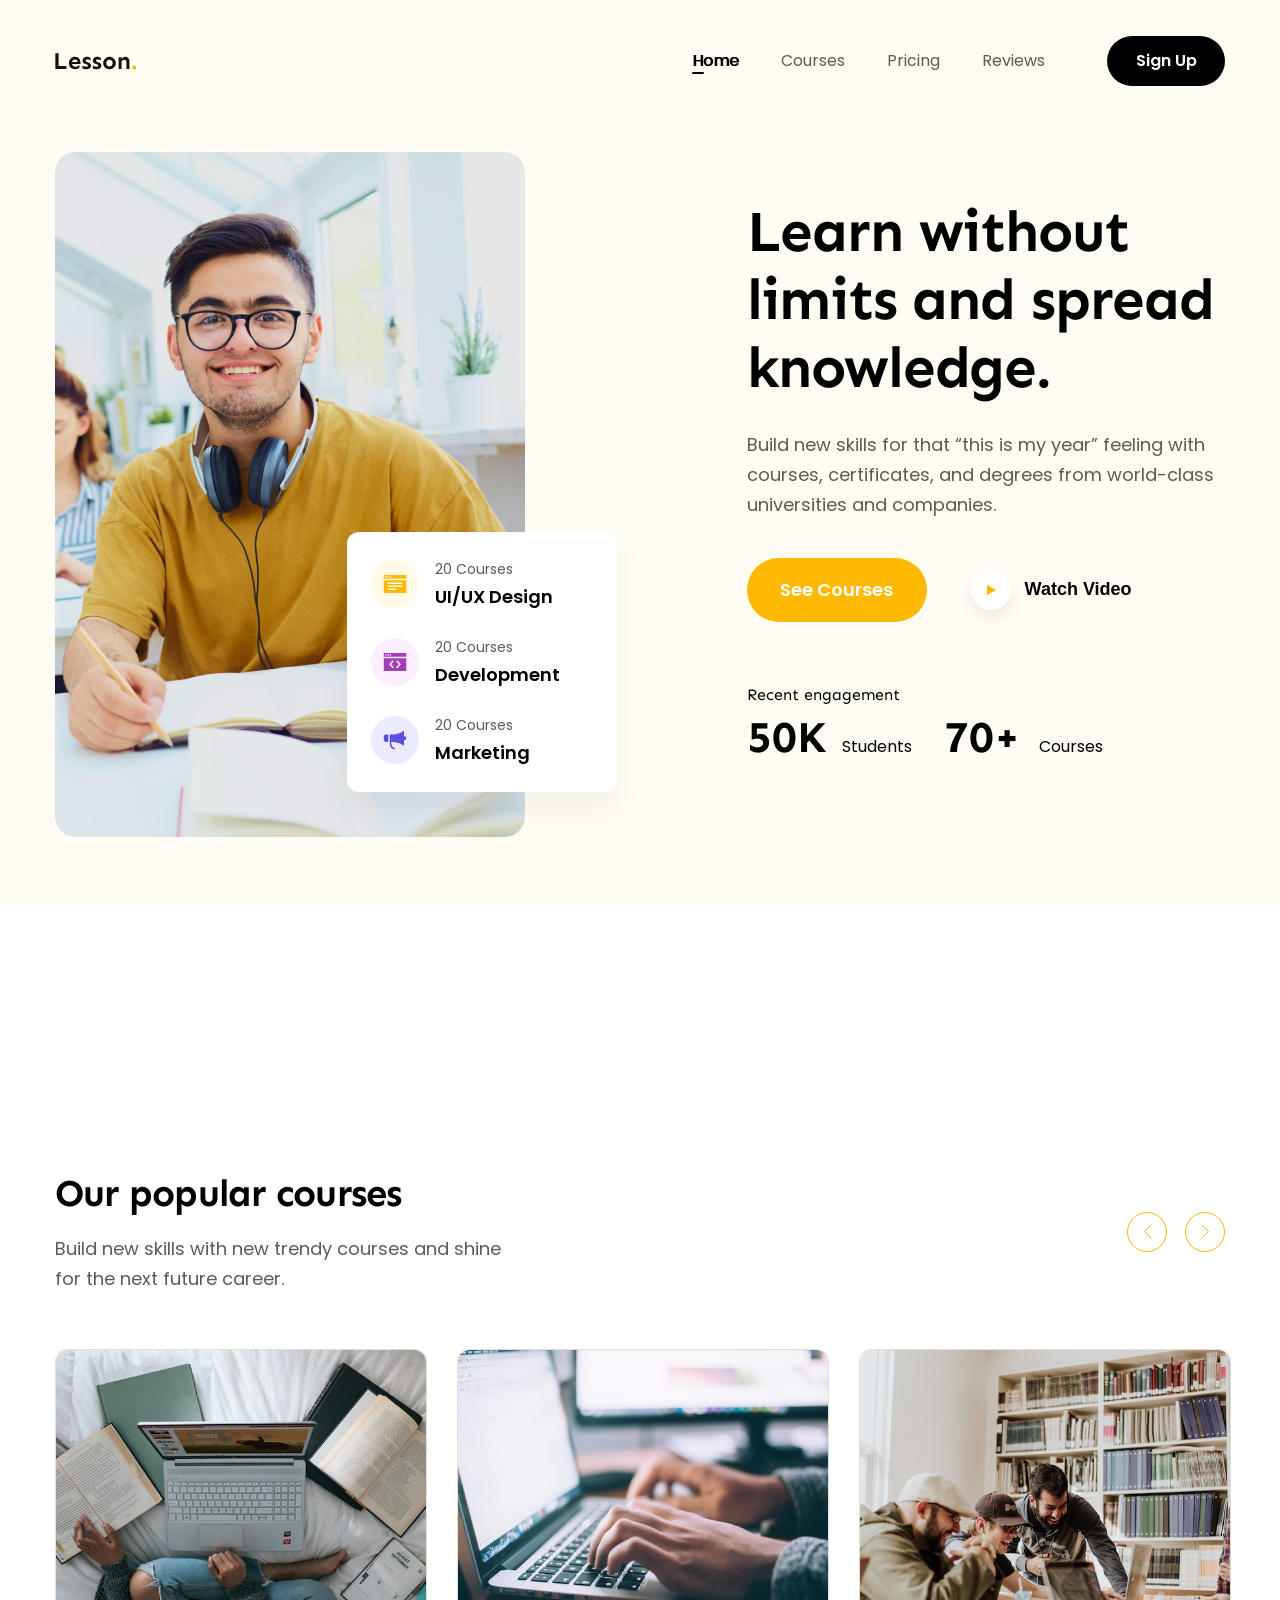
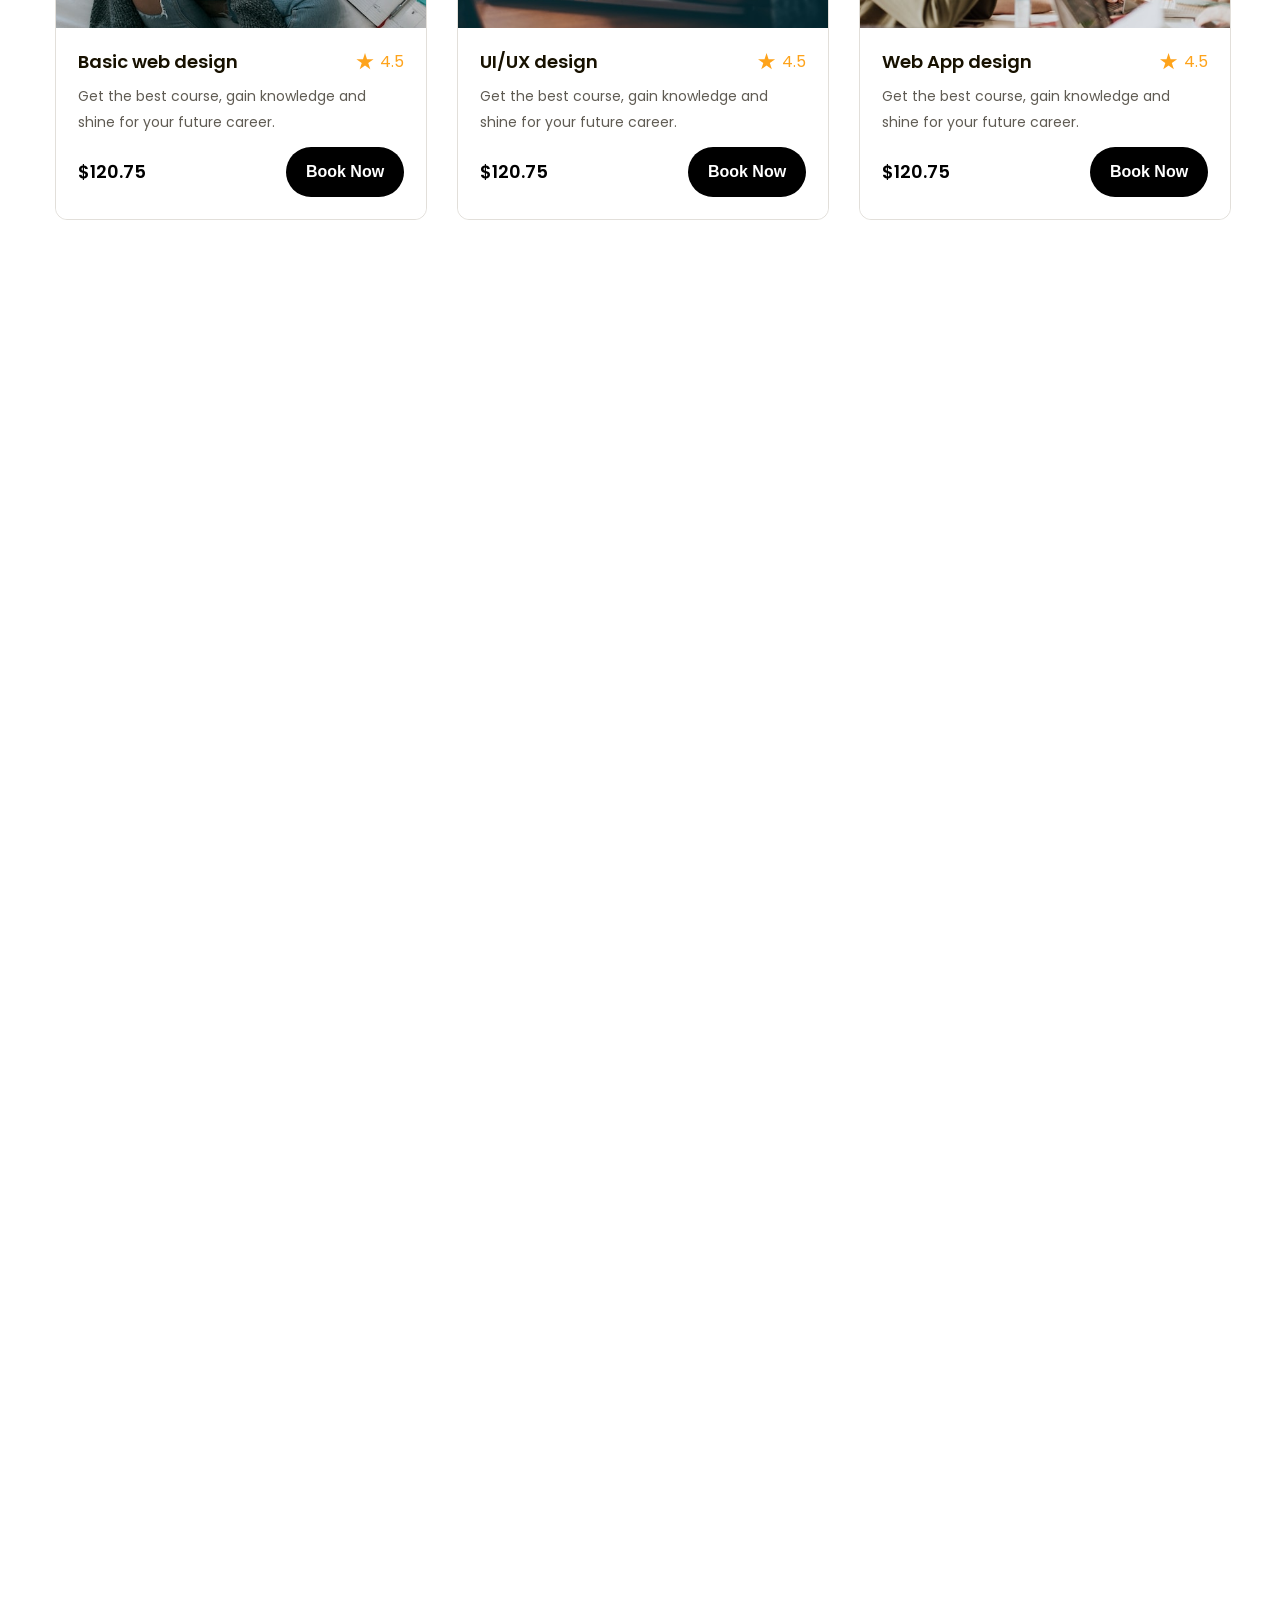
<file: index.html>
<!doctype html>
<html lang="en">
  <head>
    <meta charset="UTF-8" />
    <meta name="viewport" content="width=device-width, initial-scale=1.0" />
    <link rel="preconnect" href="https://fonts.googleapis.com" />
    <link rel="preconnect" href="https://fonts.gstatic.com" crossorigin />
    <link
      href="https://fonts.googleapis.com/css2?family=Poppins:ital,wght@0,100;0,200;0,300;0,400;0,500;0,600;0,700;0,800;0,900;1,100;1,200;1,300;1,400;1,500;1,600;1,700;1,800;1,900&family=Sen:wght@400..800&display=swap"
      rel="stylesheet"
    />
    <link rel="stylesheet" href="../assets/css/reset.css" />
    <link rel="stylesheet" href="../assets/css/styles.css" />
    <title>Document</title>
  </head>
  <body style="height: 5000px">
    <!-- header -->
    <header class="header fixed">
      <div class="main-content">
        <div class="header-body">
          <!-- logo -->
          <img src="./assets/icon/logo.svg" alt="logo" class="logo" />
          <!-- nav -->
          <nav class="nav">
            <ul>
              <li class="active">
                <a href="#!">Home</a>
              </li>
              <li>
                <a href="#!">Courses</a>
              </li>
              <li>
                <a href="#!">Pricing</a>
              </li>
              <li>
                <a href="#!">Reviews</a>
              </li>
            </ul>
          </nav>
          <!-- btn action -->
          <div class="action">
            <a href="#!" class="btn btn-sign-up">Sign Up</a>
          </div>
        </div>
      </div>
    </header>

    <!--------- main --------->
    <main>
      <div class="hero">
        <div class="main-content">
          <div class="hero-body">
            <!---------- hero left ---------->
            <div class="hero-left">
              <img
                src="./assets/img/hero-img.jpg"
                alt=""
                class="hero-left-img"
              />
              <!-------- hero summar -------->
              <div class="hero-summar">
                <!-- icon 1-->
                <div class="item">
                  <div class="icon">
                    <img
                      src="./assets/icon/icon1.svg"
                      alt=""
                      class="hero-summar-img"
                    />
                  </div>

                  <div class="document">
                    <p class="lable">20 Courses</p>
                    <p class="title">UI/UX Design</p>
                  </div>
                </div>

                <!-- icon 2-->
                <div class="item">
                  <div class="icon icon2">
                    <img
                      src="./assets/icon/icon2.svg"
                      alt=""
                      class="hero-summar-img"
                    />
                  </div>

                  <div class="document">
                    <p class="lable">20 Courses</p>
                    <p class="title">Development</p>
                  </div>
                </div>

                <!-- icon 3-->
                <div class="item">
                  <div class="icon icon3">
                    <img
                      src="./assets/icon/icon3.svg"
                      alt=""
                      class="hero-summar-img"
                    />
                  </div>

                  <div class="document">
                    <p class="lable">20 Courses</p>
                    <p class="title">Marketing</p>
                  </div>
                </div>
              </div>
            </div>

            <!---------- hero right ---------->
            <div class="hero-right">
              <h1 class="hero-right-title">
                Learn without limits and spread knowledge.
              </h1>
              <p class="hero-right-desc">
                Build new skills for that “this is my year” feeling with
                courses, certificates, and degrees from world-class universities
                and companies.
              </p>

              <div class="see-courses">
                <a href="#!" class="btn btn-see-courses">See Courses</a>

                <button class="watch-video">
                  <div class="video-icon">
                    <img src="./assets/icon/play.svg" alt="" />
                  </div>
                  <span>Watch Video</span>
                </button>
              </div>

              <p class="desc-recent">Recent engagement</p>
              <p class="desc-stats">
                <strong>50K </strong>Students <strong>70+</strong> Courses
              </p>
            </div>
          </div>
        </div>
      </div>

      <!------- main content------>
      <div class="popular">
        <div class="main-content">
          <div class="our-popular-courses">
            <!----------popular left--------->
            <div class="title-our">
              <h2 class="heading-leve-2">Our popular courses</h2>
              <p class="desc">
                Build new skills with new trendy courses and shine for the next
                future career.
              </p>
            </div>

            <!----------popular right--------->
            <div class="controls">
              <button class="control-btn">
                <svg
                  xmlns="http://www.w3.org/2000/svg"
                  width="7"
                  height="13"
                  viewBox="0 0 7 13"
                  fill="none"
                >
                  <path
                    d="M6.5 0.5L0.5 6.5L6.5 12.5"
                    stroke="currentColor"
                    stroke-linecap="round"
                    stroke-linejoin="round"
                  />
                </svg>
              </button>

              <button class="control-btn">
                <svg
                  xmlns="http://www.w3.org/2000/svg"
                  width="7"
                  height="13"
                  viewBox="0 0 7 13"
                  fill="none"
                >
                  <path
                    d="M0.5 0.5L6.5 6.5L0.5 12.5"
                    stroke="currentColor"
                    stroke-linecap="round"
                    stroke-linejoin="round"
                  />
                </svg>
              </button>
            </div>
          </div>

          <!-- ======================================= -->
          <div class="course-list">
            <!-- item 1 -->
            <div class="course-item">
              <a href="#"
                ><img src="./assets/img/course-1.jpg" alt="" class="thumb"
              /></a>

              <div class="info">
                <div class="head">
                  <h3 class="title">Basic web design</h3>
                  <div class="rating">
                    <img src="./assets/icon/star.svg" alt="Star" class="star" />
                    <span class="value">4.5</span>
                  </div>
                </div>

                <p class="desc">
                  Get the best course, gain knowledge and shine for your future
                  career.
                </p>

                <div class="foot">
                  <span class="price">$120.75</span>
                  <button class="btn btn-book">Book Now</button>
                </div>
              </div>
            </div>

            <!-- item 2 -->
            <div class="course-item">
              <a href="#"
                ><img src="./assets/img/course-2.jpg" alt="" class="thumb"
              /></a>

              <div class="info">
                <div class="head">
                  <h3 class="title">UI/UX design</h3>
                  <div class="rating">
                    <svg
                      xmlns="http://www.w3.org/2000/svg"
                      width="18"
                      height="17"
                      viewBox="0 0 18 17"
                      fill="none"
                    >
                      <path
                        d="M8.55945 0L10.5801 6.21885H17.119L11.8289 10.0623L13.8495 16.2812L8.55945 12.4377L3.26938 16.2812L5.29001 10.0623L-6.00815e-05 6.21885H6.53882L8.55945 0Z"
                        fill="#FEA31B"
                      />
                    </svg>
                    <span class="value">4.5</span>
                  </div>
                </div>

                <p class="desc">
                  Get the best course, gain knowledge and shine for your future
                  career.
                </p>

                <div class="foot">
                  <span class="price">$120.75</span>
                  <button class="btn btn-book">Book Now</button>
                </div>
              </div>
            </div>

            <!-- item 3 -->
            <div class="course-item">
              <a herf="#"
                ><img src="./assets/img/course-3.jpg" alt="" class="thumb"
              /></a>

              <div class="info">
                <div class="head">
                  <h3 class="title">Web App design</h3>
                  <div class="rating">
                    <svg
                      xmlns="http://www.w3.org/2000/svg"
                      width="18"
                      height="17"
                      viewBox="0 0 18 17"
                      fill="none"
                    >
                      <path
                        d="M8.55945 0L10.5801 6.21885H17.119L11.8289 10.0623L13.8495 16.2812L8.55945 12.4377L3.26938 16.2812L5.29001 10.0623L-6.00815e-05 6.21885H6.53882L8.55945 0Z"
                        fill="#FEA31B"
                      />
                    </svg>
                    <span class="value">4.5</span>
                  </div>
                </div>

                <p class="desc">
                  Get the best course, gain knowledge and shine for your future
                  career.
                </p>

                <div class="foot">
                  <span class="price">$120.75</span>
                  <button class="btn btn-book">Book Now</button>
                </div>
              </div>
            </div>
          </div>
        </div>
      </div>
    </main>
  </body>
</html>
</file>
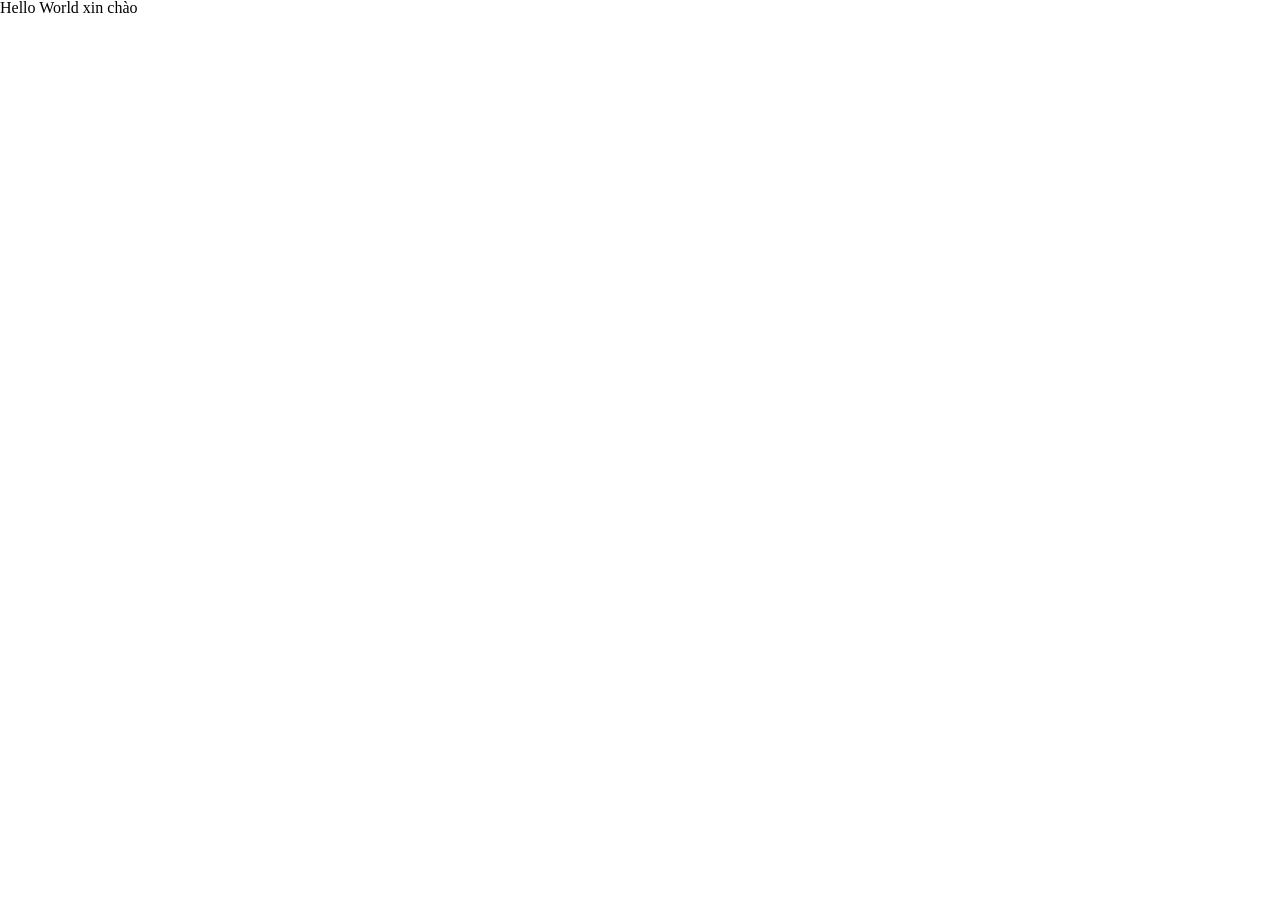
<file: Test/index.html>
<!DOCTYPE html>
<html lang="en">
<head>
    <meta charset="UTF-8">
    <meta name="viewport" content="width=device-width, initial-scale=1.0">
    <link rel="stylesheet" href="../assets/css/styles.css">
    <link rel="stylesheet" href="../assets/css/reset.css">
    <title>Document</title>
</head>
<body>
    <h1>Hello World xin chào</h1>
</body>
</html>
</file>
<file: assets/css/styles.css>
* {
  box-sizing: border-box;
}
:root {
  --font-sen: "Sen", sans-serif;
  --color-black: black;
  --color-fffcf4: #fffcf4;
  --color-FFB900: #ffb900;
}
html {
  font-size: 62.5%;
}
body {
  font-size: 1.6rem;
  font-family: "Poppins", sans-serif;
  /* font-family: "Sen", sans-serif; */
}
/* ==============common================ */
a {
  text-decoration: none;
}
/* căn 2 lề  */
.main-content {
  width: 1170px;
  max-width: calc(100% - 48px);
  margin-left: auto;
  margin-right: auto;
}
.btn {
  display: inline-block;
  color: white;
  background-color: var(--color-black);
  /* xác định chiều rộng tối thiểu */
  min-width: 118px;
  padding: 0 16px;
  line-height: 50px;
  text-align: center;
  font-size: 1.6rem;
  font-weight: 600;
  border-radius: 999px;
  cursor: pointer;
}
.heading-leve-2 {
  color: var(--color-black);
  font-family: var(--font-sen);
  font-size: 3.8rem;
  font-weight: 700;
  line-height: 1.26; /* 126.316% */
  letter-spacing: -0.76px;
}
/* =================header================ */
/* tác động class body con của header  */
.header .header-body {
  display: flex;
  align-items: center;
  padding: 36px 0 8px;
}
.header {
  background: var(--color-fffcf4);
  /* background-color: #c79409; */
}
/* cố định thanh nav trên header */
.header.fixed {
  z-index: 1;
  position: sticky;
  top: -28px;
}
.nav > ul {
  display: flex;
}
.nav {
  margin-left: auto;
}
.nav a {
  position: relative;
  color: #5f5b53;
  font-size: 1.6rem;
  padding: 8px 21px;
}
.nav li.active a,
.nav a:hover {
  color: var(--color-black);
  text-shadow: 1px 0 0 currentColor;
}
.nav li.active a::before {
  position: absolute;
  left: 21px;
  bottom: 6px;
  display: block;
  content: "";
  width: 12px;
  height: 2px;
  background-color: var(--color-black);
  border-radius: 1px;
}
.header .btn-sign-up {
  border-radius: 999px;
}
.header .btn-sign-up:hover {
  background-color: yellow;
  color: var(--color-black);
  border: 1px solid var(--color-black);
  border: none;
}
.header .action {
  margin-left: 41px;
}
/*---------hero--------*/

/*---------hero left --------*/
.hero {
  padding: 58px 0 65px 0;
  background-color: var(--color-fffcf4);
}
.hero .hero-body {
  display: flex;
}
/* 570 / 1170 
lấy 570 từ trang web 
1170 của main-content */
.hero .hero-left {
  position: relative;
  width: 48%;
}

.hero .hero-left .hero-left-img {
  width: 470px;
  height: 685px;
  /* không bị vỡ ảnh */
  object-fit: cover;
  border-radius: 20px;
}

.hero .hero-summar {
  position: absolute;
  bottom: 48px;
  right: 0;
  width: 270px;
  padding: 24px;
  border-radius: 12px;
  background: #fff;
  box-shadow: 0 16px 32px 0 rgba(0, 0, 0, 0.05);
}
.hero-summar .item {
  display: flex;
  align-items: center;
}
/* chọn phần tử item sát sau item (.item + .item)
==> nó sẽ áp dụng cho item thứ 2 
vì icon thứ nhất là item đầu */
.hero-summar .item + .item {
  margin-top: 22px;
}
.hero-summar .icon {
  width: 48px;
  height: 48px;
  border-radius: 50%;
  display: flex;
  align-items: center;
  justify-content: center;
  background-color: #fff9e8;
}
.hero-summar .icon2 {
  background-color: #fcefff;
}
.hero-summar .icon3 {
  background-color: #ebeaff;
}
.hero-summar .document {
  margin-left: 16px;
}
.hero-summar .lable {
  color: #5f5b53;
  font-size: 1.4rem;
  line-height: 1.86; /* 185.714% */
}
.hero-summar .title {
  color: var(--color-black);
  font-size: 1.8rem;
  font-weight: 600;
  line-height: 1.67; /* 166.667% */
}

/*---------hero right --------*/
.hero .hero-right {
  width: 52%;
  padding: 46px 0 0 130px;
}
.hero .hero-right-title {
  color: var(--color-black);
  font-family: var(--font-sen);
  font-size: 5.8rem;
  font-weight: 700;
  line-height: 1.17; /* 117.241% */
  letter-spacing: -1.16px;
}
.hero .hero-right-desc {
  color: #5f5b53;
  font-size: 1.8rem;
  line-height: 1.67; /* 166.667% */
  margin-top: 28px;
}

.hero .see-courses {
  display: flex;
  margin-top: 38px;
}
.btn-see-courses {
  display: inline-block;
  background-color: var(--color-FFB900);
  min-width: 180px;
  line-height: 64px;
  text-align: center;
  font-size: 1.8rem;
  font-weight: 600;
}
.hero .watch-video {
  display: flex;
  align-items: center;
  border: none;
  background-color: transparent;
  margin-left: 38px;
}
.hero .video-icon {
  width: 40px;
  height: 40px;
  border-radius: 40px;
  background: #fff;
  box-shadow: 0 8px 16px 0 rgba(0, 0, 0, 0.07);
  align-items: center;
  justify-content: center;
  display: flex;
  cursor: pointer;
}
.hero .watch-video span {
  color: var(--color-black);
  font-size: 1.8rem;
  font-weight: 600;
  margin-left: 14px;
}
.hero .desc-stats strong {
  display: inline-block;
  color: var(--color-black);
  font-family: var(--font-sen);
  font-size: 4.4rem;
  font-weight: 700;
  line-height: 1.23;
  margin-top: 8px;
  margin-right: 15px;
}
.hero .desc-stats strong:nth-child(2) {
  margin-left: 28px;
}
.hero .desc-recent {
  margin-top: 65px;
  font-family: var(--font-sen);
}
/* -------------Popular------------- */
.popular {
  /*  200-65 */
  padding: 65px 0;
  margin: 200px 0;
}
.our-popular-courses .desc {
  color: #5f5b53;
  font-size: 1.8rem;
  line-height: 1.67;
  margin-top: 16px;
  width: 458px;
}
.our-popular-courses {
  display: flex;
  align-items: center;
  justify-content: space-between;
}
.our-popular-courses .controls {
  display: flex;
  gap: 18px;
}
.our-popular-courses .control-btn {
  display: flex;
  align-items: center;
  justify-content: center;
  width: 40px;
  height: 40px;
  border-radius: 999px;
  border: 1px solid var(--color-FFB900);
  background: transparent;
  color: var(--color-FFB900);
}
.our-popular-courses .control-btn:hover {
  background-color: var(--color-FFB900);
  color: var(--color-fffcf4);
}
/* ===================================   */
.popular .course-list {
  display: flex;
  margin-top: 55px;
  gap: 30px;
}
.popular .course-item .thumb {
  width: 370px;
  height: 278px;
  border-radius: 12px 12px 0 0;
  object-fit: cover;
}

.popular .course-item {
  border-radius: 12px;
  border: 1px solid #e2dfda;
  background: #fff;
}
.popular .course-item:hover {
  /* border: 1px solid transparent; */

  border-radius: 12px;
  background: #fff;
  box-shadow: 0 18px 36px 0 rgba(0, 0, 0, 0.1);
}
.popular .course-item .info {
  padding: 16px 22px 22px;
  background-color: #fff;
  border-radius: 0 0 12px 12px;
}
.popular .course-item .foot,
.popular .course-item .rating,
.popular .course-item .head {
  display: flex;
  align-items: center;
  justify-content: space-between;
}
.popular .course-item .title {
  color: #171100;
  font-size: 1.8rem;
  font-weight: 600;
  line-height: 1.67;
}
.popular .rating .value {
  color: #fea31b;
  font-size: 1.6rem;
  line-height: 1.75;
  margin-left: 6px;
}
.popular .course-item .desc {
  margin-top: 6px;
  color: #5f5b53;
  font-size: 1.4rem;
  line-height: 1.86;
}
.popular .course-item .foot {
  margin-top: 12px;
}
.popular .course-item .price {
  color: var(--color-black);
  font-size: 1.8rem;
  font-weight: 600;
  line-height: 1.67;
}
.popular .course-item .btn-book {
  border: none;
}
.popular .course-item .btn-book:hover {
  background: #ffb900;
}
/* =================================== */
</file>
